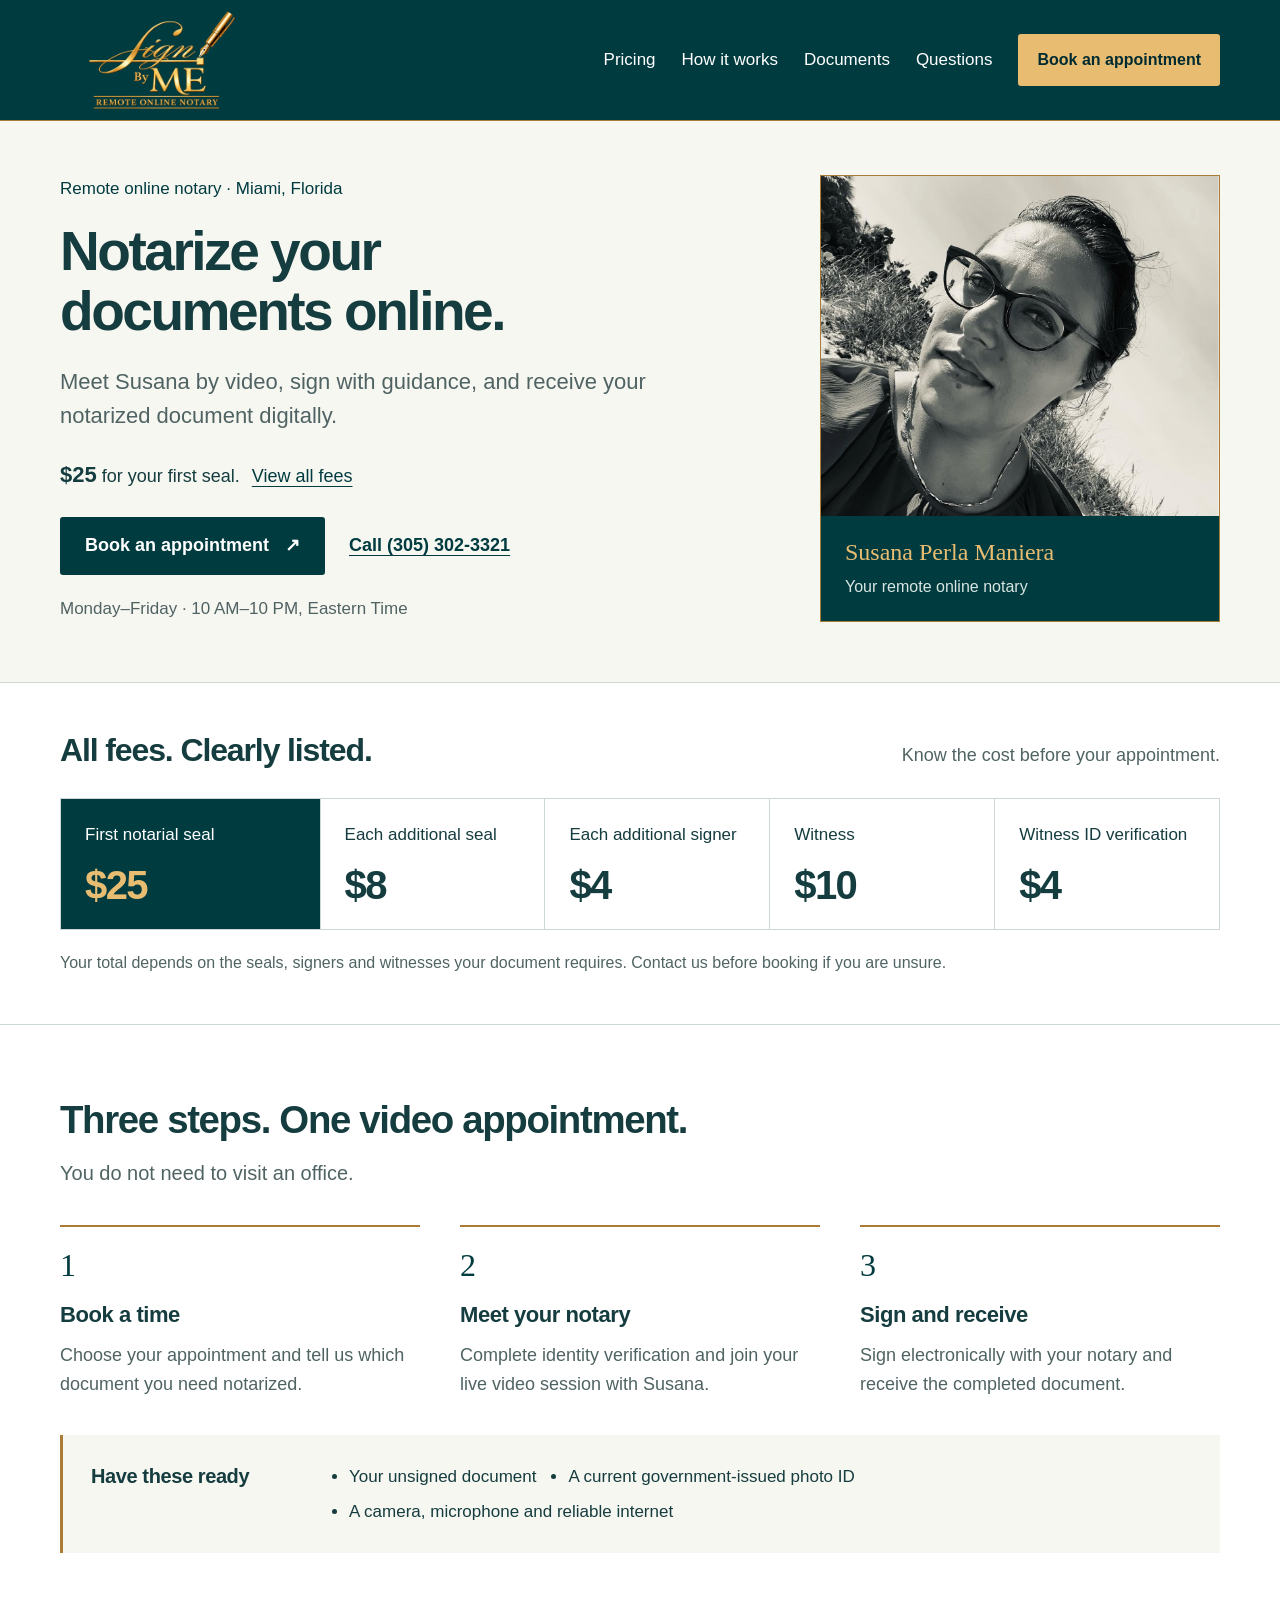
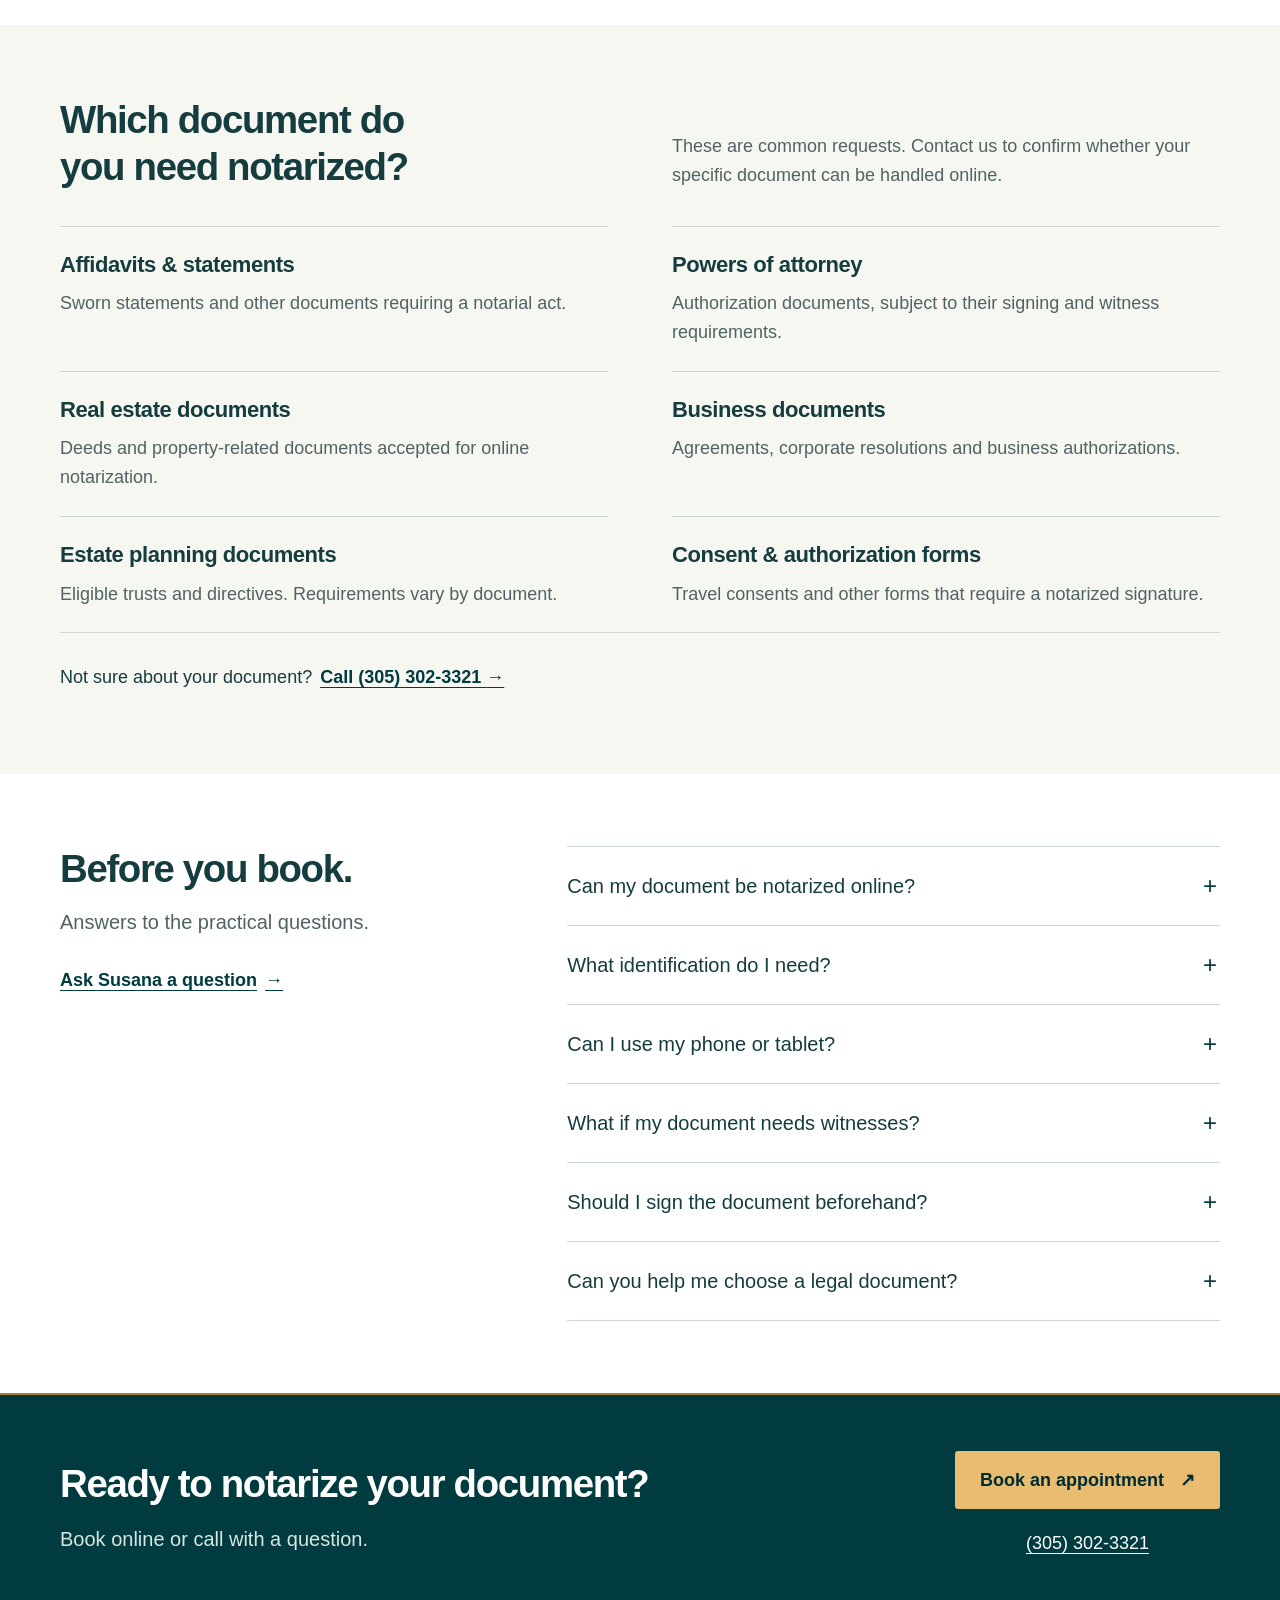
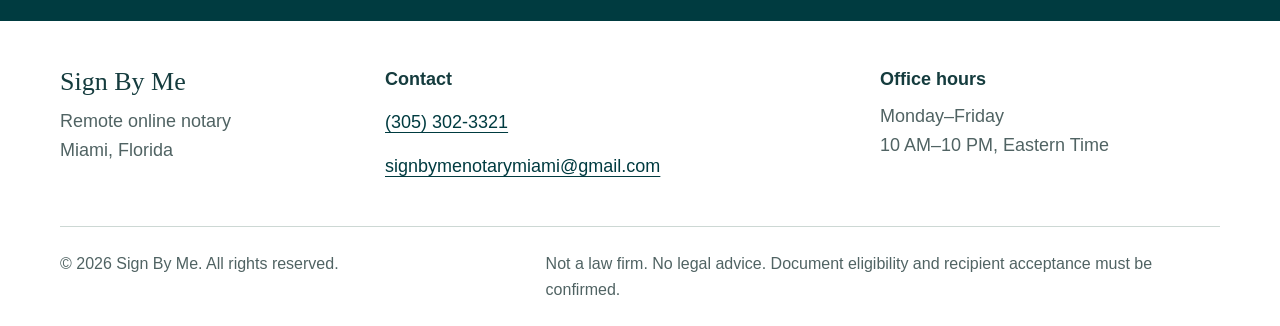
<file: index.html>
<!doctype html>
<html lang="en">
<head>
  <meta charset="utf-8">
  <meta name="viewport" content="width=device-width, initial-scale=1">
  <meta name="robots" content="noindex, nofollow">
  <meta name="theme-color" content="#003b40">
  <meta name="description" content="Meet Susana Perla Maniera, your remote online notary. View all fees and book an online appointment with Sign By Me.">
  <title>Sign By Me | Online Notarization from $25</title>
  <link rel="icon" href="data:image/svg+xml,%3Csvg xmlns='http://www.w3.org/2000/svg' viewBox='0 0 64 64'%3E%3Crect width='64' height='64' rx='3' fill='%23003b40'/%3E%3Ctext x='32' y='46' text-anchor='middle' font-family='Georgia' font-size='44' fill='%23e8bd72'%3ES%3C/text%3E%3C/svg%3E">
  <style>
    /* INDEX: página principal. Todo el CSS y JS están en este archivo.
       Las imágenes originales se conservan en assets/ para facilitar su edición. */

    /* 1. Identidad: verde petróleo, oro discreto y papel claro. */
    :root {
      color-scheme: light;
      --ink: #153c3e;
      --muted: #506363;
      --teal: #003b40;
      --teal-deep: #002b30;
      --gold: #e8bd72;
      --gold-hover: #f2d39b;
      --gold-line: #aa7c36;
      --paper: #f7f7f2;
      --white: #fff;
      --line: #cdd8d4;
      --on-dark: #d8e6e2;
      --sans: Arial, Helvetica, sans-serif;
      --serif: Georgia, "Times New Roman", serif;
      --content-width: 1160px;
    }

    /* 2. Base y componentes compartidos. */
    * { box-sizing: border-box; }
    html { scroll-padding-top: 138px; }
    body {
      margin: 0;
      font: 400 1.125rem/1.6 var(--sans);
      color: var(--ink);
      background: var(--white);
      -webkit-font-smoothing: antialiased;
    }
    h1, h2, h3, p, figure { margin: 0; }
    h1, h2, h3 { text-wrap: balance; }
    h1 {
      font-size: clamp(2.5rem, 4.3vw, 3.75rem);
      line-height: 1.08;
      font-weight: 600;
      letter-spacing: -.045em;
    }
    h2 {
      font-size: clamp(2rem, 3vw, 2.625rem);
      line-height: 1.2;
      letter-spacing: -.035em;
      font-weight: 600;
    }
    h3 { font-size: 1.375rem; line-height: 1.3; letter-spacing: -.02em; }
    a { color: var(--teal); text-underline-offset: .24em; }
    a:hover { text-decoration-thickness: 2px; }
    button, summary { font: inherit; }
    img { display: block; max-width: 100%; }
    [hidden] { display: none !important; }
    :focus-visible { outline: 3px solid var(--gold-line); outline-offset: 5px; }
    .shell { width: min(var(--content-width), calc(100% - 64px)); margin-inline: auto; }
    .section { padding-block: 72px; }
    .section--paper { background: var(--paper); }
    .section-heading { max-width: 730px; margin-bottom: 36px; }
    .section-heading p { margin-top: 14px; color: var(--muted); font-size: 1.25rem; }
    .section-label { color: var(--teal); font-size: 1.0625rem; margin-bottom: 20px; }
    .button {
      display: inline-flex;
      align-items: center;
      justify-content: center;
      gap: 16px;
      min-height: 58px;
      padding: 14px 24px;
      border: 1px solid transparent;
      border-radius: 3px;
      background: var(--teal);
      color: var(--white);
      font-size: 1.125rem;
      font-weight: 600;
      line-height: 1.4;
      text-align: center;
      text-decoration: none;
    }
    .button:hover { background: var(--teal-deep); }
    .button--gold { background: var(--gold); color: var(--teal-deep); }
    .button--gold:hover { background: var(--gold-hover); }
    .text-link { display: inline-flex; align-items: center; min-height: 48px; font-weight: 600; }
    .skip-link { position: fixed; z-index: 100; left: 12px; top: 12px; padding: 12px 20px; background: var(--white); transform: translateY(-160%); }
    .skip-link:focus { transform: none; }

    /* 3. Header. Logo PNG transparente, sin recortes ni fondo propio. */
    .site-header { position: sticky; top: 0; z-index: 20; background: var(--teal); border-bottom: 1px solid var(--gold-line); }
    .nav-wrap { display: flex; align-items: center; justify-content: space-between; gap: 28px; min-height: 120px; }
    .brand { flex: 0 0 194px; width: 194px; height: 104px; display: flex; align-items: center; }
    .brand img { width: 100%; height: 100%; object-fit: contain; }
    .primary-nav { display: flex; align-items: center; gap: 26px; }
    .primary-nav > a:not(.button) { display: inline-flex; align-items: center; min-height: 48px; color: var(--white); font-size: 1.0625rem; text-decoration: none; }
    .primary-nav > a:not(.button):hover { text-decoration: underline; text-decoration-color: var(--gold); }
    .primary-nav .button { font-size: 1rem; min-height: 50px; padding-inline: 18px; }
    .nav-toggle { display: none; min-height: 48px; padding: 8px 14px; border: 1px solid var(--gold-line); border-radius: 3px; color: var(--white); background: transparent; cursor: pointer; }
    .nav-toggle span[aria-hidden] { margin-left: 10px; }

    /* 4. Primer bloque: la persona y el servicio, inmediatamente tras el header. */
    .hero { padding-block: 54px 60px; background: var(--paper); }
    .hero-grid { display: grid; grid-template-columns: minmax(0, 1.3fr) minmax(300px, .9fr); gap: 80px; align-items: center; }
    .portrait { grid-column: 2; grid-row: 1; max-width: 400px; width: 100%; justify-self: end; border: 1px solid var(--gold-line); background: var(--teal); }
    .portrait img { width: 100%; height: 340px; object-fit: cover; object-position: center 36%; }
    .portrait figcaption { padding: 21px 24px; color: var(--white); }
    .portrait strong { display: block; font: 400 1.5rem/1.3 var(--serif); color: var(--gold); }
    .portrait span { display: block; margin-top: 6px; font-size: 1rem; color: var(--on-dark); }
    .hero-copy { grid-column: 1; grid-row: 1; }
    .hero-lead { margin-top: 24px; max-width: 590px; color: var(--muted); font-size: 1.375rem; line-height: 1.55; }
    .hero-price { margin-top: 24px; font-size: 1.125rem; }
    .hero-price strong { font-size: 1.375rem; }
    .hero-price a { margin-left: 12px; padding-block: 10px; }
    .hero-actions { display: flex; gap: 12px 24px; flex-wrap: wrap; align-items: center; margin-top: 24px; }
    .hero-hours { color: var(--muted); font-size: 1.0625rem; margin-top: 20px; }

    /* 5. Tarifas siempre visibles: no hay acordeón, pestañas ni JavaScript. */
    .pricing { padding-block: 48px; border-block: 1px solid var(--line); }
    .pricing-heading { display: flex; justify-content: space-between; align-items: baseline; gap: 20px; margin-bottom: 28px; }
    .pricing-heading h2 { font-size: 2rem; }
    .pricing-heading p { color: var(--muted); }
    .price-list { display: grid; grid-template-columns: 1.15fr repeat(4, 1fr); margin: 0; border: 1px solid var(--line); }
    .price-list > div { display: flex; flex-direction: column; justify-content: space-between; gap: 18px; padding: 24px; border-left: 1px solid var(--line); }
    .price-list > div:first-child { border-left: 0; background: var(--teal); color: var(--white); }
    .price-list dt { font-size: 1.0625rem; line-height: 1.45; }
    .price-list dd { margin: 0; font-size: 2.5rem; line-height: 1; font-weight: 600; letter-spacing: -.04em; }
    .price-list > div:first-child dd { color: var(--gold); }
    .pricing-note { color: var(--muted); margin-top: 20px; font-size: 1rem; }

    /* 6. Proceso y documentos: una idea por bloque, sin decoración superflua. */
    .steps { display: grid; grid-template-columns: repeat(3, minmax(0, 1fr)); gap: 40px; list-style: none; margin: 0; padding: 0; }
    .steps li { padding-top: 22px; border-top: 2px solid var(--gold-line); }
    .step-number { display: block; color: var(--teal); font: 400 2rem/1 var(--serif); margin-bottom: 20px; }
    .steps p { color: var(--muted); margin-top: 12px; }
    .preparation { display: grid; grid-template-columns: 210px 1fr; gap: 28px; margin-top: 36px; padding: 28px; background: var(--paper); border-left: 3px solid var(--gold-line); }
    .preparation h3 { font-size: 1.25rem; }
    .preparation ul { display: flex; flex-wrap: wrap; gap: 8px 32px; padding-left: 20px; margin: 0; }
    .preparation li { font-size: 1.0625rem; }
    .split-heading { display: grid; grid-template-columns: 1fr 1fr; gap: 64px; max-width: none; align-items: end; }
    .split-heading p { font-size: 1.125rem; margin: 0; }
    .documents { display: grid; grid-template-columns: 1fr 1fr; column-gap: 64px; }
    .documents article { border-top: 1px solid var(--line); padding-block: 24px; }
    .documents p { color: var(--muted); margin-top: 10px; }
    .document-help { padding-top: 20px; border-top: 1px solid var(--line); }
    .document-help a { display: inline-block; padding-block: 10px; margin-left: 8px; font-weight: 600; }

    /* 7. Preguntas, contacto y pie. Solo las preguntas son desplegables. */
    .faq-grid { display: grid; grid-template-columns: .8fr 1.2fr; gap: 72px; }
    .faq-grid .section-heading { margin: 0; }
    .faq-grid .text-link { gap: 8px; margin-top: 18px; }
    .faq-list { border-top: 1px solid var(--line); }
    .faq-list details { border-bottom: 1px solid var(--line); }
    summary { display: flex; justify-content: space-between; align-items: center; gap: 20px; min-height: 78px; padding-block: 20px; font-size: 1.25rem; font-weight: 500; line-height: 1.4; cursor: pointer; list-style: none; }
    summary::-webkit-details-marker { display: none; }
    summary span { flex: 0 0 20px; font-size: 1.5rem; text-align: center; color: var(--teal); }
    details[open] summary span { transform: rotate(45deg); }
    .faq-answer { padding: 0 36px 24px 0; color: var(--muted); }
    .contact { padding-block: 56px; background: var(--teal); color: var(--white); border-top: 2px solid var(--gold-line); }
    .contact-grid { display: grid; grid-template-columns: 1fr auto; gap: 64px; align-items: center; }
    .contact h2 { max-width: 630px; }
    .contact p { color: var(--on-dark); font-size: 1.25rem; margin-top: 16px; }
    .contact-actions { display: flex; flex-direction: column; align-items: center; gap: 12px; }
    .contact-actions > a:not(.button) { display: inline-flex; align-items: center; min-height: 44px; color: var(--white); }
    .site-footer { padding-top: 44px; }
    .footer-grid { display: grid; grid-template-columns: .85fr 1.35fr 1fr; gap: 36px; padding-bottom: 36px; }
    .footer-brand { font: 400 1.625rem/1.3 var(--serif); }
    .footer-grid h2 { font-size: 1.125rem; font-weight: 600; letter-spacing: 0; line-height: 1.6; margin-bottom: 8px; }
    .footer-grid p { color: var(--muted); margin-top: 8px; }
    .footer-grid a { display: block; width: fit-content; min-height: 44px; padding-block: 6px; overflow-wrap: anywhere; }
    .footer-bottom { display: grid; grid-template-columns: 1fr 1.5fr; gap: 36px; border-top: 1px solid var(--line); padding-block: 24px; color: var(--muted); font-size: 1rem; }

    /* 8. Tablet y móvil. La fotografía sigue siendo el primer bloque. */
    @media (max-width: 1040px) {
      .primary-nav { gap: 18px; }
      .primary-nav > a:not(.button) { font-size: 1rem; }
      .hero-grid { gap: 40px; grid-template-columns: minmax(0, 1.15fr) minmax(280px, .85fr); }
      .hero-lead { font-size: 1.25rem; }
      .price-list > div { padding: 20px 16px; }
      .footer-grid { grid-template-columns: 1fr 1.4fr; }
    }
    @media (max-width: 900px) {
      html { scroll-padding-top: 112px; }
      .nav-wrap { min-height: 96px; flex-wrap: wrap; gap: 0; }
      .brand { flex-basis: 148px; width: 148px; height: 84px; }
      .nav-toggle:not([hidden]) { display: inline-flex; align-items: center; }
      .primary-nav { flex-basis: 100%; display: grid; gap: 6px; padding-bottom: 24px; max-height: calc(100dvh - 96px); overflow-y: auto; }
      .nav-toggle:not([hidden])[aria-expanded="false"] + .primary-nav { display: none; }
      .primary-nav > a:not(.button) { font-size: 1.125rem; }
      .primary-nav .button { width: fit-content; margin-top: 8px; font-size: 1.125rem; }
      .hero { padding-block: 36px 44px; }
      .hero-grid { gap: 32px; grid-template-columns: minmax(0, 1fr) minmax(260px, .85fr); }
      .portrait img { height: 310px; }
      .portrait figcaption { padding: 20px; }
      .portrait strong { font-size: 1.375rem; }
      .hero-price a { display: block; margin-left: 0; width: fit-content; }
      .price-list { grid-template-columns: 1.05fr 1fr 1fr; }
      .price-list > div:first-child { grid-row: span 2; justify-content: center; }
      .price-list > div:nth-child(n+4) { border-top: 1px solid var(--line); }
      .price-list > div { gap: 12px; padding: 20px; }
      .price-list dd { font-size: 2rem; }
      .price-list > div:first-child dd { font-size: 3rem; }
      .pricing-heading { display: block; }
      .pricing-heading p { margin-top: 12px; }
      .steps { gap: 28px; }
      .preparation { grid-template-columns: 1fr; gap: 16px; }
      .split-heading { gap: 36px; }
      .documents { column-gap: 36px; }
      .faq-grid { grid-template-columns: 1fr; gap: 28px; }
      .contact-grid { grid-template-columns: 1fr; gap: 28px; }
      .contact-actions { flex-direction: row; flex-wrap: wrap; gap: 24px; }
    }
    @media (max-width: 680px) {
      .shell { width: calc(100% - 40px); }
      h1 { font-size: clamp(2.375rem, 7.5vw, 3rem); line-height: 1.12; }
      h2 { font-size: 2rem; }
      .section { padding-block: 48px; }
      .hero { padding-block: 24px 36px; }
      .hero-grid { display: flex; flex-direction: column; gap: 28px; align-items: stretch; }
      .portrait { display: grid; grid-template-columns: 112px 1fr; max-width: none; }
      .portrait img { height: 148px; }
      .portrait figcaption { align-self: center; padding: 16px; }
      .portrait strong { font-size: 1.375rem; }
      .portrait span { line-height: 1.45; }
      .section-label { font-size: 1rem; margin-bottom: 16px; }
      .hero-lead { margin-top: 20px; font-size: 1.1875rem; }
      .hero-price { margin-top: 20px; }
      .hero-price a { display: inline-block; margin-left: 10px; }
      .hero-actions { flex-direction: column; align-items: stretch; gap: 8px; margin-top: 20px; }
      .hero-actions .text-link { justify-content: center; }
      .hero-hours { text-align: center; font-size: 1rem; margin-top: 12px; }
      .pricing { padding-block: 36px; }
      .price-list { display: block; }
      .price-list > div { display: flex; flex-direction: row; align-items: center; justify-content: space-between; gap: 20px; padding: 18px 20px; border-left: 0; border-top: 1px solid var(--line); }
      .price-list > div:first-child { border-top: 0; justify-content: space-between; }
      .price-list dt { font-size: 1.125rem; }
      .price-list dd, .price-list > div:first-child dd { font-size: 1.875rem; flex-shrink: 0; }
      .section-heading { margin-bottom: 28px; }
      .section-heading p { font-size: 1.125rem; }
      .steps { grid-template-columns: 1fr; gap: 24px; }
      .steps li { display: grid; grid-template-columns: 32px 1fr; column-gap: 14px; padding-top: 20px; }
      .step-number { grid-row: span 2; font-size: 1.75rem; margin: 0; }
      .steps p { grid-column: 2; margin-top: 8px; }
      .preparation { padding: 24px; margin-top: 28px; }
      .preparation ul { display: grid; gap: 10px; }
      .split-heading { grid-template-columns: 1fr; gap: 14px; }
      .documents { grid-template-columns: 1fr; }
      .document-help a { display: block; margin-left: 0; }
      summary { font-size: 1.1875rem; }
      .faq-answer { padding-right: 20px; }
      .contact { padding-block: 40px; }
      .contact p { font-size: 1.125rem; }
      .contact-actions { flex-direction: column; align-items: stretch; gap: 8px; }
      .contact-actions > a:not(.button) { justify-content: center; }
      .footer-grid, .footer-bottom { grid-template-columns: 1fr; gap: 24px; }
      .footer-bottom { gap: 12px; }
    }
    @media (max-width: 359px) {
      .shell { width: calc(100% - 32px); }
      .nav-toggle { padding-inline: 10px; font-size: 1rem; }
      .portrait { grid-template-columns: 96px 1fr; }
      .portrait figcaption { padding: 12px; }
      .portrait strong { font-size: 1.25rem; }
      .hero-price a { display: block; margin-left: 0; }
    }
  </style>
</head>
<body>
  <a class="skip-link" href="#main">Skip to content</a>
  <header class="site-header">
    <div class="shell nav-wrap">
      <a class="brand" href="#top" aria-label="Sign By Me home">
        <img src="assets/logo-transparent.png" alt="Sign By Me — Remote Online Notary" width="1586" height="992" fetchpriority="high">
      </a>
      <button class="nav-toggle" type="button" aria-expanded="false" aria-controls="primary-nav" hidden>
        <span data-menu-label>Menu</span><span aria-hidden="true">☰</span>
      </button>
      <nav class="primary-nav" id="primary-nav" aria-label="Main navigation">
        <a href="#pricing">Pricing</a>
        <a href="#how-it-works">How it works</a>
        <a href="#services">Documents</a>
        <a href="#faq">Questions</a>
        <a class="button button--gold" href="https://calendly.com/signbymenotarymiami" target="_blank" rel="noopener">Book an appointment</a>
      </nav>
    </div>
  </header>

  <main id="main">
    <!-- La foto va primero en el HTML y en móvil; en escritorio, junto al titular. -->
    <section class="hero" id="top" aria-labelledby="hero-title">
      <div class="shell hero-grid">
        <figure class="portrait">
          <img src="assets/susana-profile.jpg" alt="Susana Perla Maniera, your online notary" width="1179" height="1183" fetchpriority="high">
          <figcaption><strong>Susana Perla Maniera</strong><span>Your remote online notary</span></figcaption>
        </figure>
        <div class="hero-copy">
          <p class="section-label">Remote online notary · Miami, Florida</p>
          <h1 id="hero-title">Notarize your documents online.</h1>
          <p class="hero-lead">Meet Susana by video, sign with guidance, and receive your notarized document digitally.</p>
          <p class="hero-price"><strong>$25</strong> for your first seal.<a href="#pricing">View all fees</a></p>
          <div class="hero-actions">
            <a class="button" href="https://calendly.com/signbymenotarymiami" target="_blank" rel="noopener">Book an appointment <span aria-hidden="true">↗</span></a>
            <a class="text-link" href="tel:+13053023321">Call (305) 302-3321</a>
          </div>
          <p class="hero-hours">Monday–Friday · 10 AM–10 PM, Eastern Time</p>
        </div>
      </div>
    </section>

    <section class="pricing" id="pricing" aria-labelledby="pricing-title">
      <div class="shell">
        <div class="pricing-heading"><h2 id="pricing-title">All fees. Clearly listed.</h2><p>Know the cost before your appointment.</p></div>
        <dl class="price-list">
          <div><dt>First notarial seal</dt><dd>$25</dd></div>
          <div><dt>Each additional seal</dt><dd>$8</dd></div>
          <div><dt>Each additional signer</dt><dd>$4</dd></div>
          <div><dt>Witness</dt><dd>$10</dd></div>
          <div><dt>Witness ID verification</dt><dd>$4</dd></div>
        </dl>
        <p class="pricing-note">Your total depends on the seals, signers and witnesses your document requires. Contact us before booking if you are unsure.</p>
      </div>
    </section>

    <section class="section" id="how-it-works" aria-labelledby="process-title">
      <div class="shell">
        <div class="section-heading"><h2 id="process-title">Three steps. One video appointment.</h2><p>You do not need to visit an office.</p></div>
        <ol class="steps" role="list">
          <li><span class="step-number" aria-hidden="true">1</span><h3>Book a time</h3><p>Choose your appointment and tell us which document you need notarized.</p></li>
          <li><span class="step-number" aria-hidden="true">2</span><h3>Meet your notary</h3><p>Complete identity verification and join your live video session with Susana.</p></li>
          <li><span class="step-number" aria-hidden="true">3</span><h3>Sign and receive</h3><p>Sign electronically with your notary and receive the completed document.</p></li>
        </ol>
        <div class="preparation"><h3>Have these ready</h3><ul><li>Your unsigned document</li><li>A current government-issued photo ID</li><li>A camera, microphone and reliable internet</li></ul></div>
      </div>
    </section>

    <section class="section section--paper" id="services" aria-labelledby="services-title">
      <div class="shell">
        <div class="section-heading split-heading"><h2 id="services-title">Which document do you need notarized?</h2><p>These are common requests. Contact us to confirm whether your specific document can be handled online.</p></div>
        <div class="documents">
          <article><h3>Affidavits &amp; statements</h3><p>Sworn statements and other documents requiring a notarial act.</p></article>
          <article><h3>Powers of attorney</h3><p>Authorization documents, subject to their signing and witness requirements.</p></article>
          <article><h3>Real estate documents</h3><p>Deeds and property-related documents accepted for online notarization.</p></article>
          <article><h3>Business documents</h3><p>Agreements, corporate resolutions and business authorizations.</p></article>
          <article><h3>Estate planning documents</h3><p>Eligible trusts and directives. Requirements vary by document.</p></article>
          <article><h3>Consent &amp; authorization forms</h3><p>Travel consents and other forms that require a notarized signature.</p></article>
        </div>
        <p class="document-help">Not sure about your document?<a href="tel:+13053023321">Call (305) 302-3321 <span aria-hidden="true">→</span></a></p>
      </div>
    </section>

    <section class="section" id="faq" aria-labelledby="faq-title">
      <div class="shell faq-grid">
        <div class="section-heading"><h2 id="faq-title">Before you book.</h2><p>Answers to the practical questions.</p><a class="text-link" href="mailto:signbymenotarymiami@gmail.com">Ask Susana a question <span aria-hidden="true">→</span></a></div>
        <div class="faq-list">
          <details name="faq"><summary>Can my document be notarized online?<span aria-hidden="true">+</span></summary><div class="faq-answer"><p>That depends on the document, its signing requirements and who will receive it. Check that the recipient accepts online notarization, then contact us to confirm the requirements before booking.</p></div></details>
          <details name="faq"><summary>What identification do I need?<span aria-hidden="true">+</span></summary><div class="faq-answer"><p>Have a current government-issued photo ID ready. The online platform also requires identity verification. Contact us before booking if you have questions about your ID or eligibility.</p></div></details>
          <details name="faq"><summary>Can I use my phone or tablet?<span aria-hidden="true">+</span></summary><div class="faq-answer"><p>You need a device with a working camera and microphone, a reliable internet connection and a compatible browser. Confirm your device meets the session platform's requirements before the appointment.</p></div></details>
          <details name="faq"><summary>What if my document needs witnesses?<span aria-hidden="true">+</span></summary><div class="faq-answer"><p>Tell us before booking so the witness requirements and any additional fees can be confirmed. Witness service is $10, and witness ID verification is $4.</p></div></details>
          <details name="faq"><summary>Should I sign the document beforehand?<span aria-hidden="true">+</span></summary><div class="faq-answer"><p>Have your document ready and unsigned. Susana will guide you through the required signing steps during your video appointment.</p></div></details>
          <details name="faq"><summary>Can you help me choose a legal document?<span aria-hidden="true">+</span></summary><div class="faq-answer"><p>No. Sign By Me does not provide legal advice, prepare legal documents or choose a notarial act for you. Ask an attorney or the document's recipient if you need help deciding what is required.</p></div></details>
        </div>
      </div>
    </section>

    <section class="contact" aria-labelledby="contact-title">
      <div class="shell contact-grid">
        <div><h2 id="contact-title">Ready to notarize your document?</h2><p>Book online or call with a question.</p></div>
        <div class="contact-actions"><a class="button button--gold" href="https://calendly.com/signbymenotarymiami" target="_blank" rel="noopener">Book an appointment <span aria-hidden="true">↗</span></a><a href="tel:+13053023321">(305) 302-3321</a></div>
      </div>
    </section>
  </main>

  <footer class="site-footer">
    <div class="shell footer-grid">
      <div><span class="footer-brand">Sign By Me</span><p>Remote online notary<br>Miami, Florida</p></div>
      <div><h2>Contact</h2><a href="tel:+13053023321">(305) 302-3321</a><a href="mailto:signbymenotarymiami@gmail.com">signbymenotarymiami@gmail.com</a></div>
      <div><h2>Office hours</h2><p>Monday–Friday<br>10 AM–10 PM, Eastern Time</p></div>
    </div>
    <div class="shell footer-bottom"><p>© <span data-year>2026</span> Sign By Me. All rights reserved.</p><p>Not a law firm. No legal advice. Document eligibility and recipient acceptance must be confirmed.</p></div>
  </footer>

  <script>
    // Único comportamiento: menú móvil y año. No hay selector de temas.
    const navToggle = document.querySelector('.nav-toggle');
    const nav = document.getElementById('primary-nav');
    const menuLabel = document.querySelector('[data-menu-label]');

    function setMenu(open, restoreFocus = false) {
      navToggle.setAttribute('aria-expanded', String(open));
      menuLabel.textContent = open ? 'Close' : 'Menu';
      if (restoreFocus) navToggle.focus();
    }

    navToggle.hidden = false;
    navToggle.addEventListener('click', () => setMenu(navToggle.getAttribute('aria-expanded') !== 'true'));
    nav.addEventListener('click', event => { if (event.target.closest('a')) setMenu(false); });
    document.addEventListener('click', event => { if (!event.target.closest('.site-header')) setMenu(false); });
    document.addEventListener('keydown', event => {
      if (event.key === 'Escape' && navToggle.getAttribute('aria-expanded') === 'true') setMenu(false, true);
    });
    window.matchMedia('(max-width: 900px)').addEventListener('change', () => setMenu(false));
    document.querySelector('[data-year]').textContent = new Date().getFullYear();
  </script>
</body>
</html>
</file>
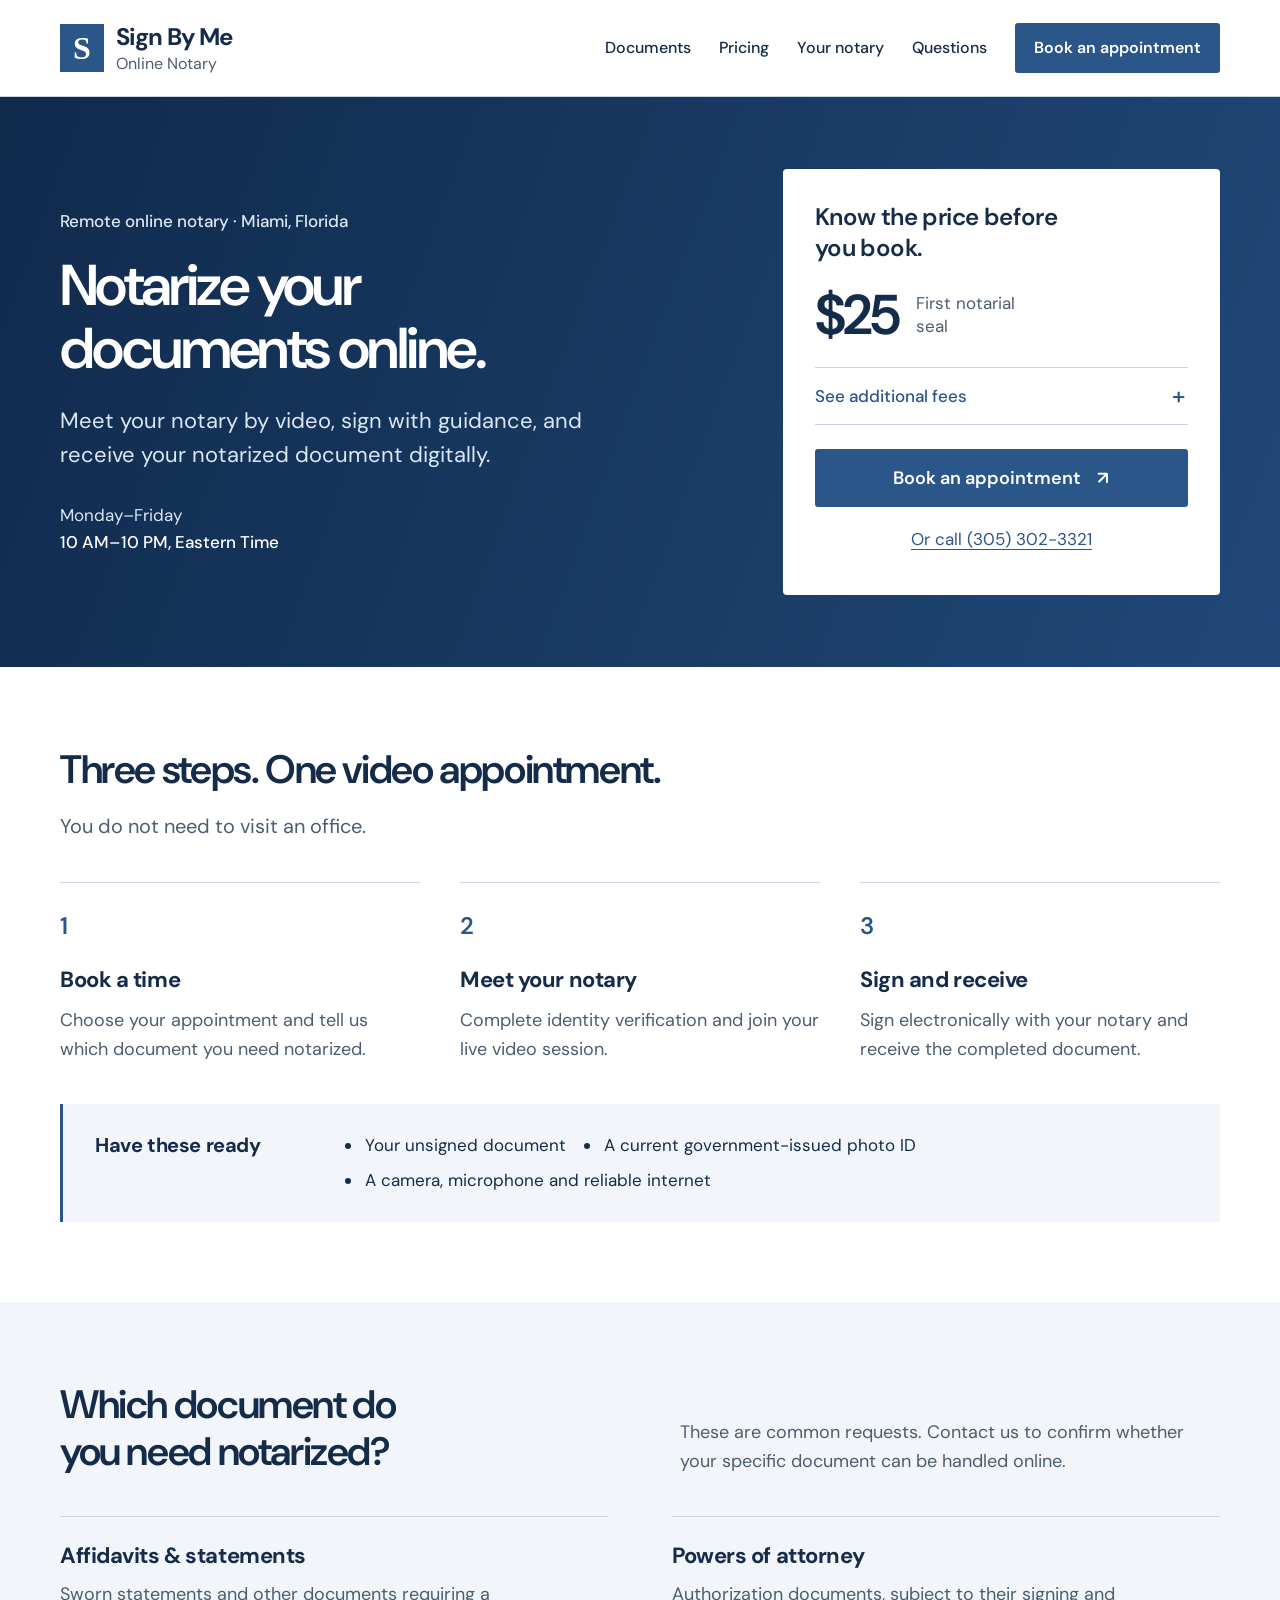
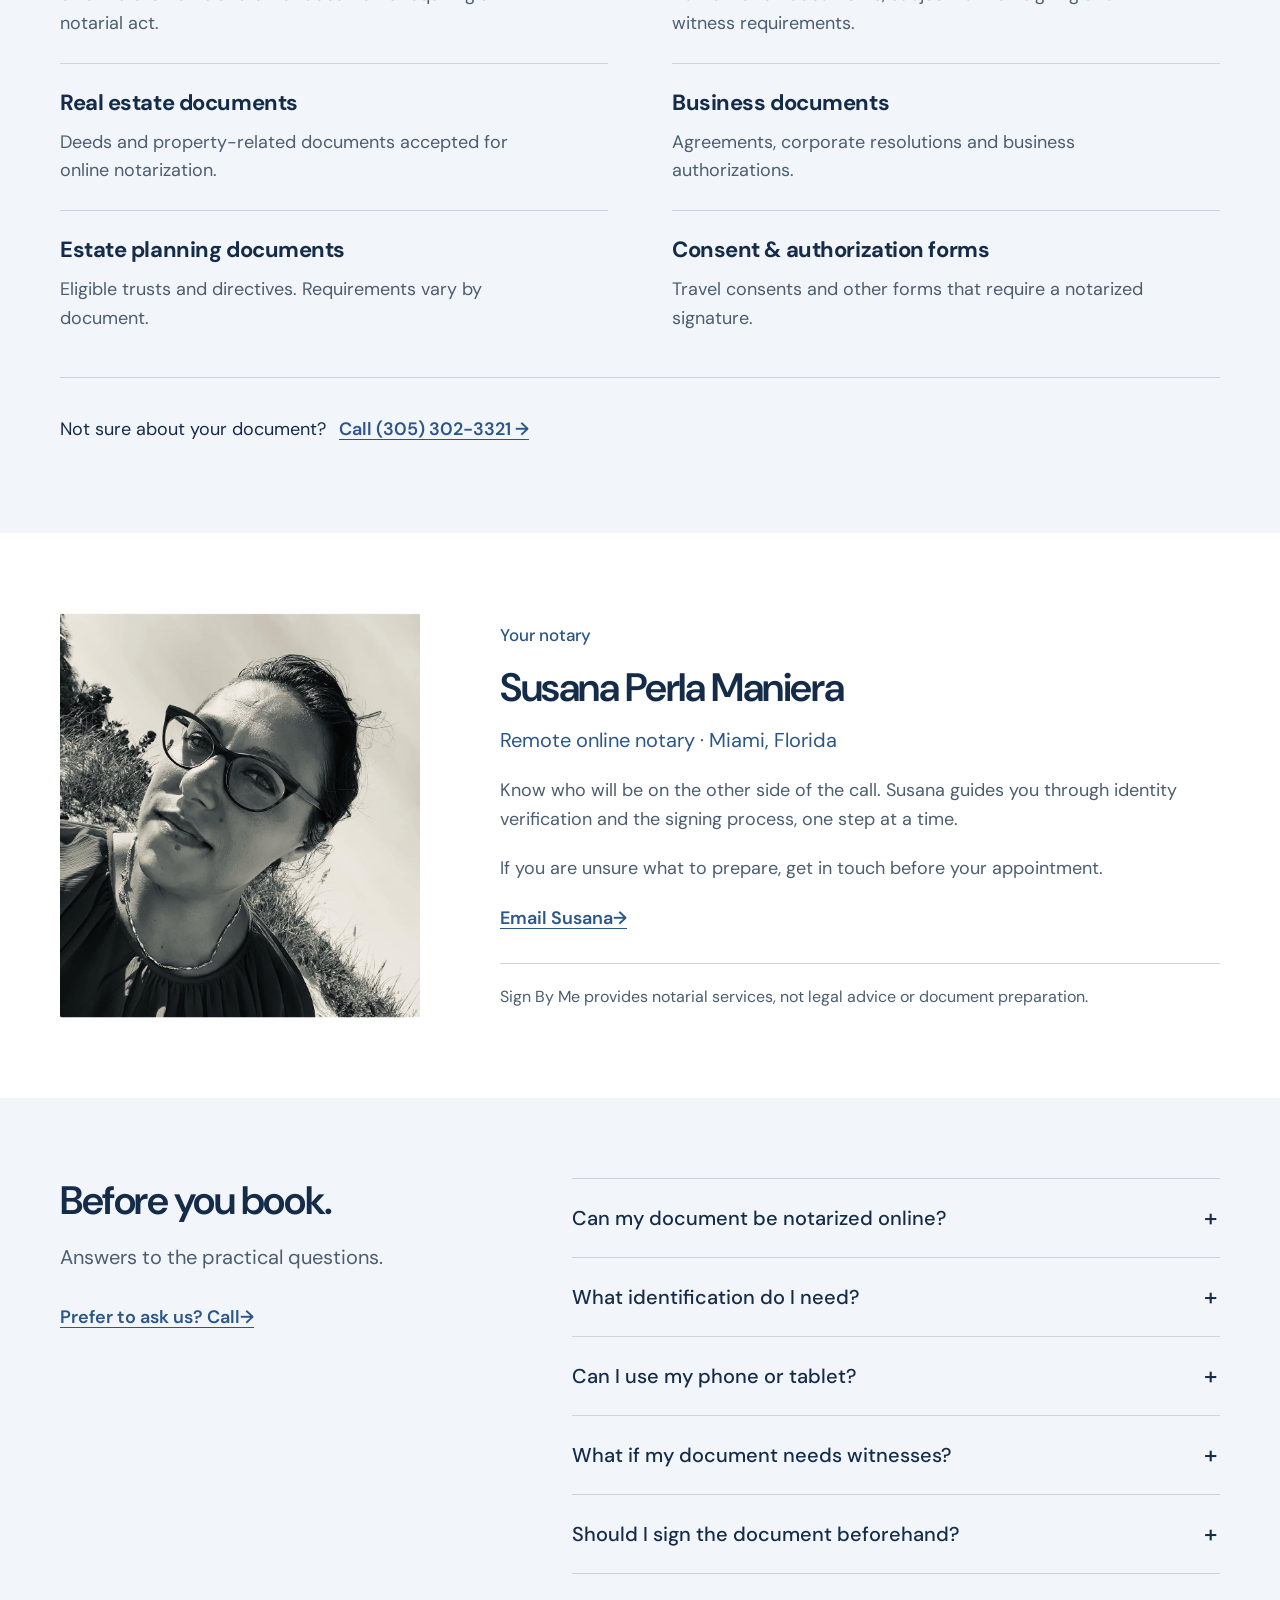
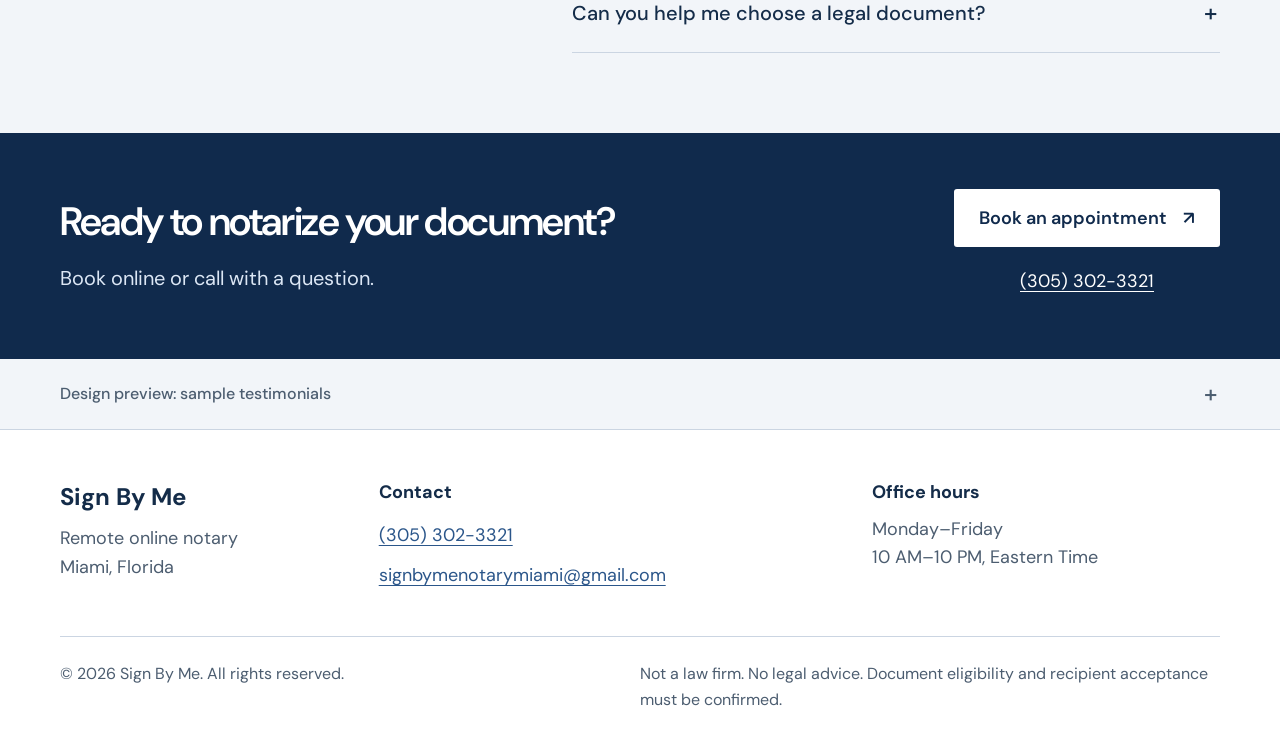
<file: index01.html>
<!doctype html>
<html lang="en">
  <head>
    <meta charset="utf-8">
    <meta name="viewport" content="width=device-width, initial-scale=1">
    <meta name="robots" content="noindex, nofollow">
    <meta name="theme-color" content="#102a4c">
    <meta name="description" content="Notarize your documents online with Sign By Me. The first notarial seal is $25. Book a video appointment with Susana Perla Maniera.">
    <title>Sign By Me | Online Notarization from $25</title>
    <link rel="icon" href="assets/favicon.svg?v=clean" type="image/svg+xml">
    <link rel="preconnect" href="https://fonts.googleapis.com">
    <link rel="preconnect" href="https://fonts.gstatic.com" crossorigin>
    <link href="https://fonts.googleapis.com/css2?family=DM+Sans:wght@400;500;600;700&amp;display=swap" rel="stylesheet">
    <style>
/* 1. Colores y medidas globales. La web tiene una única paleta. */
:root {
  color-scheme: light;
  --sans: "DM Sans", Arial, sans-serif;
  --white: #fff;
  --shell: 1160px;
  --ink: #142c49;
  --muted: #4c5d70;
  --brand: #2b568a;
  --brand-hover: #21446e;
  --navy: #102a4c;
  --hero-end: #214878;
  --on-dark: #dce7f5;
  --tint: #f2f5f9;
  --line: #cbd5e2;
  --focus: #f4b942;
}

/* 2. Base, tipografía y accesibilidad. */
* {
  box-sizing: border-box;
}
html {
  scroll-padding-top: 110px;
}
body {
  margin: 0;
  background: var(--white);
  color: var(--ink);
  font: 400 1.125rem/1.6 var(--sans);
  -webkit-font-smoothing: antialiased;
}
a {
  color: var(--brand);
  text-underline-offset: .22em;
  text-decoration-thickness: 1px;
}
a:hover {
  text-decoration-thickness: 2px;
}
button, summary {
  font: inherit;
}
button {
  cursor: pointer;
}
img {
  display: block;
  max-width: 100%;
}
h1, h2, h3, p, figure {
  margin: 0;
}
h1, h2, h3 {
  text-wrap: balance;
}
h1 {
  font-size: clamp(2.5rem, 4.5vw, 3.75rem);
  line-height: 1.08;
  letter-spacing: -.045em;
  font-weight: 600;
}
h2 {
  font-size: clamp(2rem, 3.1vw, 2.625rem);
  line-height: 1.18;
  letter-spacing: -.035em;
  font-weight: 600;
}
h3 {
  font-size: 1.375rem;
  line-height: 1.3;
  letter-spacing: -.02em;
  font-weight: 700;
}
:focus-visible {
  outline: 3px solid var(--focus);
  outline-offset: 4px;
}
[hidden] {
  display: none !important;
}
.shell {
  width: min(var(--shell), calc(100% - 80px));
  margin-inline: auto;
}
.skip-link {
  position: fixed;
  top: 8px;
  left: 8px;
  z-index: 100;
  background: var(--white);
  padding: 12px 20px;
  transform: translateY(-160%);
}
.skip-link:focus {
  transform: translateY(0);
}

/* 3. Cabecera, navegación y botones compartidos. */
.site-header {
  position: sticky;
  top: 0;
  z-index: 20;
  background: var(--white);
  border-bottom: 1px solid var(--line);
}
.nav-wrap {
  min-height: 96px;
  display: flex;
  align-items: center;
  justify-content: space-between;
  gap: 32px;
}
.brand {
  display: flex;
  align-items: center;
  gap: 12px;
  color: var(--ink);
  text-decoration: none;
  flex-shrink: 0;
}
.brand__mark {
  display: grid;
  place-items: center;
  width: 44px;
  height: 48px;
  color: var(--white);
  background: var(--brand);
  font: 600 2rem/1 Georgia, serif;
}
.brand__name {
  font-size: 1.5rem;
  font-weight: 700;
  letter-spacing: -.04em;
  line-height: 1.2;
}
.brand__name > span {
  display: block;
  color: var(--muted);
  font-size: 1rem;
  font-weight: 400;
  letter-spacing: 0;
  margin-top: 3px;
}
.primary-nav {
  display: flex;
  align-items: center;
  gap: 28px;
}
.primary-nav > a:not(.button) {
  display: inline-flex;
  align-items: center;
  min-height: 48px;
  color: var(--ink);
  font-size: 1rem;
  font-weight: 500;
  text-decoration: none;
}
.primary-nav > a:not(.button):hover {
  color: var(--brand);
  text-decoration: underline;
}
.nav-toggle {
  display: none;
  align-items: center;
  justify-content: center;
  gap: 10px;
  min-height: 48px;
  padding: 8px 12px;
  border: 1px solid var(--line);
  border-radius: 3px;
  background: var(--white);
  color: var(--ink);
  font-size: 1rem;
}
.menu-icon {
  display: block;
  width: 18px;
  height: 12px;
  border-block: 2px solid currentColor;
}
.nav-toggle[aria-expanded="true"] .menu-icon {
  height: 0;
  border-bottom: 0;
}
.button {
  min-height: 58px;
  display: inline-flex;
  align-items: center;
  justify-content: center;
  gap: 16px;
  padding: 14px 24px;
  background: var(--brand);
  color: var(--white);
  border: 1px solid transparent;
  border-radius: 3px;
  text-decoration: none;
  font-size: 1.125rem;
  font-weight: 600;
  line-height: 1.4;
  text-align: center;
}
.button:hover {
  background: var(--brand-hover);
  text-decoration: none;
}
.button--compact {
  min-height: 50px;
  padding: 12px 18px;
  font-size: 1rem;
}
.button--full {
  width: 100%;
}
.button--light {
  background: var(--white);
  color: var(--navy);
}
.button--light:hover {
  background: var(--on-dark);
}
.text-link {
  display: inline-flex;
  align-items: center;
  min-height: 48px;
  font-weight: 600;
}

/* 4. Portada, precio y reserva. */
.hero {
  padding-block: 72px;
  background: linear-gradient(110deg, var(--navy), var(--hero-end));
  color: var(--white);
}
.hero__grid {
  display: grid;
  grid-template-columns: minmax(0, 1.25fr) minmax(340px, .85fr);
  gap: 80px;
  align-items: center;
}
.section-label {
  font-size: 1.0625rem;
  font-weight: 500;
  margin-bottom: 20px;
  color: var(--brand);
}
.hero .section-label {
  color: var(--on-dark);
}
.hero h1 {
  max-width: 600px;
}
.hero__lead {
  max-width: 570px;
  font-size: 1.375rem;
  line-height: 1.55;
  color: var(--on-dark);
  margin-top: 24px;
}
.hero__hours {
  margin-top: 30px;
  font-size: 1.0625rem;
  color: var(--on-dark);
}
.hero__hours strong {
  font-weight: 500;
  color: var(--white);
}
.booking-card {
  background: var(--white);
  color: var(--ink);
  padding: 32px;
  border-radius: 4px;
}
.booking-card h2 {
  font-size: 1.5rem;
  line-height: 1.3;
  letter-spacing: -.025em;
  text-wrap: initial;
  max-width: 270px;
}
.price {
  display: flex;
  align-items: center;
  gap: 18px;
  margin-block: 24px;
}
.price strong {
  font-size: 3.5rem;
  line-height: 1;
  letter-spacing: -.05em;
  font-weight: 600;
}
.price span {
  font-size: 1.0625rem;
  line-height: 1.35;
  max-width: 110px;
  color: var(--muted);
}
summary {
  display: flex;
  align-items: center;
  justify-content: space-between;
  gap: 18px;
  cursor: pointer;
  list-style: none;
  font-weight: 500;
}
summary::-webkit-details-marker {
  display: none;
}
summary > span[aria-hidden] {
  flex: 0 0 20px;
  text-align: center;
  font-size: 1.5rem;
  line-height: 1;
}
details[open] > summary > span[aria-hidden] {
  transform: rotate(45deg);
}
.fees {
  border-block: 1px solid var(--line);
  margin-bottom: 24px;
}
.fees summary {
  min-height: 56px;
  color: var(--brand);
  font-size: 1.0625rem;
}
.fees dl {
  margin: 0 0 16px;
  font-size: 1.0625rem;
}
.fees dl > div {
  display: flex;
  justify-content: space-between;
  align-items: baseline;
  gap: 16px;
  padding-block: 8px;
}
.fees dd {
  margin: 0;
  font-weight: 700;
}
.fees p {
  color: var(--muted);
  font-size: 1rem;
  margin-bottom: 20px;
}
.booking-card__call {
  display: flex;
  align-items: center;
  justify-content: center;
  min-height: 48px;
  margin-top: 8px;
  font-size: 1.0625rem;
  text-align: center;
}

/* 5. Secciones: proceso, documentos, notaria, preguntas y contacto. */
.section {
  padding-block: 80px;
}
.section--tinted {
  background: var(--tint);
}
.section-heading {
  max-width: 730px;
  margin-bottom: 40px;
}
.section-heading > p {
  color: var(--muted);
  margin-top: 16px;
  font-size: 1.25rem;
}
.section-heading--split {
  display: grid;
  grid-template-columns: 1fr 1fr;
  align-items: end;
  gap: 80px;
  max-width: none;
}
.section-heading--split > p {
  margin-top: 0;
  font-size: 1.125rem;
}
.steps {
  display: grid;
  grid-template-columns: repeat(3, minmax(0, 1fr));
  gap: 40px;
  margin: 0;
  padding: 0;
  list-style: none;
}
.steps li {
  border-top: 1px solid var(--line);
  padding-top: 24px;
}
.step-number {
  display: block;
  margin-bottom: 20px;
  color: var(--brand);
  font-size: 1.5rem;
  font-weight: 600;
}
.steps h3 {
  margin-bottom: 12px;
}
.steps p {
  color: var(--muted);
}
.preparation {
  display: grid;
  grid-template-columns: 220px 1fr;
  gap: 28px;
  margin-top: 40px;
  padding: 28px 32px;
  background: var(--tint);
  border-left: 3px solid var(--brand);
}
.preparation h3 {
  font-size: 1.25rem;
}
.preparation ul {
  display: flex;
  flex-wrap: wrap;
  column-gap: 36px;
  row-gap: 8px;
  margin: 0;
  padding-left: 20px;
}
.preparation li {
  padding-left: 2px;
  font-size: 1.0625rem;
}
.documents {
  display: grid;
  grid-template-columns: 1fr 1fr;
  gap: 0 64px;
}
.documents article {
  border-top: 1px solid var(--line);
  padding-block: 25px;
}
.documents p {
  color: var(--muted);
  margin-top: 10px;
  max-width: 490px;
}
.section-followup {
  margin-top: 20px;
  padding-top: 28px;
  border-top: 1px solid var(--line);
}
.section-followup a {
  display: inline-block;
  padding-block: 9px;
  font-weight: 600;
  margin-left: 8px;
}
.about-grid {
  display: grid;
  grid-template-columns: minmax(240px, 360px) minmax(0, 1fr);
  gap: 80px;
  align-items: center;
}
.notary-photo {
  overflow: hidden;
  background: var(--tint);
  border-radius: 3px;
}
.notary-photo img {
  width: 100%;
  height: auto;
  aspect-ratio: 4 / 4.5;
  object-fit: cover;
  object-position: center 38%;
}
.about-copy .section-label {
  margin-bottom: 16px;
}
.about-role {
  color: var(--brand);
  font-size: 1.25rem;
  margin-top: 12px;
}
.about-copy > p:not(.section-label, .about-role) {
  margin-top: 20px;
  color: var(--muted);
}
.about-copy .text-link {
  margin-top: 12px;
}
.about-copy .legal-note {
  padding-top: 20px;
  border-top: 1px solid var(--line);
  font-size: 1rem;
}
.faq-grid {
  display: grid;
  grid-template-columns: .8fr 1.2fr;
  gap: 80px;
}
.faq-grid .section-heading {
  margin: 0;
}
.faq-grid .text-link {
  margin-top: 20px;
}
.faq-list {
  border-top: 1px solid var(--line);
}
.faq-list > details {
  border-bottom: 1px solid var(--line);
}
.faq-list summary {
  min-height: 78px;
  padding-block: 20px;
  font-size: 1.25rem;
  line-height: 1.45;
}
.faq-answer {
  padding: 0 38px 24px 0;
  color: var(--muted);
}
.contact-section {
  padding-block: 56px;
  background: var(--navy);
  color: var(--white);
}
.contact-grid {
  display: grid;
  grid-template-columns: 1fr auto;
  align-items: center;
  gap: 64px;
}
.contact-grid h2 {
  max-width: 630px;
}
.contact-grid p {
  color: var(--on-dark);
  margin-top: 16px;
  font-size: 1.25rem;
}
.contact-actions {
  display: flex;
  flex-direction: column;
  gap: 12px;
  align-items: center;
}
.contact-actions > a:not(.button) {
  display: flex;
  align-items: center;
  min-height: 44px;
  color: var(--white);
}

/* 6. Muestras ficticias, separadas de la información real del servicio. */
.demo-section {
  background: var(--tint);
  border-bottom: 1px solid var(--line);
}
.demo-stories > summary {
  padding-block: 22px;
  font-size: 1rem;
  color: var(--muted);
}
.demo-disclaimer {
  padding: 20px;
  background: var(--white);
  border-left: 3px solid var(--brand);
  font-size: 1.0625rem;
}
.stories {
  display: grid;
  grid-template-columns: repeat(3, minmax(0, 1fr));
  gap: 32px;
  padding-block: 32px;
}
.stories blockquote {
  margin: 0 0 24px;
}
.stories figcaption {
  display: flex;
  align-items: center;
  gap: 12px;
  font-size: 1rem;
  color: var(--muted);
}
.stories img {
  border-radius: 50%;
  object-fit: cover;
  width: 56px;
  height: 56px;
}
/* 7. Pie de página. */
.site-footer {
  padding-top: 48px;
}
.footer-grid {
  display: grid;
  grid-template-columns: .8fr 1.3fr 1fr;
  gap: 40px;
  padding-bottom: 40px;
}
.footer-brand {
  color: var(--ink);
  font-size: 1.5rem;
  font-weight: 700;
  text-decoration: none;
}
.footer-grid h2 {
  font-size: 1.125rem;
  letter-spacing: 0;
  line-height: 1.6;
  margin-bottom: 8px;
  font-weight: 700;
}
.footer-grid p {
  color: var(--muted);
  margin-top: 8px;
}
.footer-grid > div > a:not(.footer-brand) {
  display: block;
  width: fit-content;
  padding-block: 6px;
}
.email-link {
  overflow-wrap: anywhere;
}
.footer-bottom {
  display: flex;
  justify-content: space-between;
  gap: 32px;
  border-top: 1px solid var(--line);
  padding-block: 24px;
  color: var(--muted);
  font-size: 1rem;
}
.footer-bottom p:last-child {
  max-width: 580px;
}

/* 8. Adaptación de la misma página a pantallas menores; no son versiones. */
@media (max-width: 1120px) {
  .shell {
    width: calc(100% - 64px);
  }
  .primary-nav {
    gap: 18px;
  }
  .brand__mark {
    display: none;
  }
  .hero__grid {
    gap: 40px;
    grid-template-columns: minmax(0, 1fr) minmax(320px, .9fr);
  }
  .hero {
    padding-block: 56px;
  }
  .section-heading--split, .about-grid, .faq-grid {
    gap: 48px;
  }
  .steps {
    gap: 28px;
  }
  .booking-card {
    padding: 28px;
  }
  .footer-grid {
    grid-template-columns: 1fr 1.4fr;
  }
}
@media (max-width: 940px) {
  .nav-wrap {
    min-height: 80px;
    flex-wrap: wrap;
    gap: 0;
  }
  .brand__mark {
    display: grid;
  }
  .nav-toggle:not([hidden]) {
    display: inline-flex;
  }
  .primary-nav {
    flex-basis: 100%;
    display: grid;
    gap: 4px;
    padding-block: 16px 24px;
    max-height: calc(100dvh - 80px);
    overflow-y: auto;
  }
  .nav-toggle:not([hidden])[aria-expanded="false"] + .primary-nav {
    display: none;
  }
  .primary-nav > a:not(.button) {
    font-size: 1.125rem;
    padding-block: 7px;
  }
  .primary-nav .button {
    width: fit-content;
    margin-top: 8px;
  }
  .hero__lead {
    font-size: 1.25rem;
  }
  .hero__grid {
    gap: 32px;
    grid-template-columns: minmax(0, 1fr) minmax(300px, .95fr);
  }
  .booking-card {
    padding: 24px;
  }
  .booking-card .button {
    padding-inline: 14px;
    gap: 10px;
  }
  .preparation {
    grid-template-columns: 1fr;
    gap: 16px;
  }
  .about-grid {
    grid-template-columns: minmax(200px, .75fr) minmax(0, 1.25fr);
    gap: 36px;
  }
  .faq-grid {
    grid-template-columns: 1fr;
    gap: 32px;
  }
  .faq-grid .text-link {
    margin-top: 8px;
  }
  .contact-grid {
    grid-template-columns: 1fr;
    gap: 28px;
  }
  .contact-actions {
    flex-direction: row;
    gap: 28px;
    flex-wrap: wrap;
  }
}
@media (max-width: 700px) {
  html {
    scroll-padding-top: 96px;
  }
  .shell {
    width: calc(100% - 40px);
  }
  .brand__name {
    font-size: 1.375rem;
  }
  .brand__mark {
    width: 36px;
    height: 43px;
    font-size: 1.75rem;
  }
  .brand {
    gap: 10px;
  }
  .hero {
    padding-block: 36px 40px;
  }
  .hero__grid {
    grid-template-columns: minmax(0, 1fr);
    gap: 28px;
  }
  .hero h1 {
    font-size: clamp(2.35rem, 7.4vw, 3rem);
    line-height: 1.1;
  }
  .hero .section-label {
    font-size: 1rem;
    margin-bottom: 16px;
  }
  .hero__lead {
    font-size: 1.1875rem;
    line-height: 1.5;
    margin-top: 20px;
  }
  .hero__hours {
    margin-top: 20px;
    font-size: 1rem;
  }
  .hero__hours br {
    display: none;
  }
  .hero__hours strong::before {
    content: " · ";
  }
  .booking-card h2 {
    max-width: none;
    font-size: 1.25rem;
  }
  .price {
    margin-block: 20px;
  }
  .price strong {
    font-size: 3rem;
  }
  .price span {
    max-width: none;
  }
  .fees {
    margin-bottom: 20px;
  }
  .section {
    padding-block: 48px;
  }
  h2 {
    font-size: 2rem;
  }
  .section-heading {
    margin-bottom: 28px;
  }
  .section-heading > p {
    font-size: 1.125rem;
    margin-top: 12px;
  }
  .section-heading--split {
    grid-template-columns: 1fr;
    gap: 0;
  }
  .steps {
    grid-template-columns: 1fr;
    gap: 24px;
  }
  .steps li {
    display: grid;
    grid-template-columns: 32px 1fr;
    column-gap: 14px;
    padding-top: 20px;
  }
  .step-number {
    grid-row: span 2;
    margin: 0;
    line-height: 1.3;
  }
  .steps h3 {
    margin-bottom: 8px;
  }
  .steps p {
    grid-column: 2;
  }
  .preparation {
    padding: 24px;
    margin-top: 28px;
  }
  .preparation ul {
    display: grid;
    gap: 10px;
  }
  .documents {
    grid-template-columns: 1fr;
  }
  .documents article {
    padding-block: 22px;
  }
  .documents p {
    margin-top: 8px;
  }
  .section-followup {
    margin-top: 0;
    padding-top: 20px;
  }
  .section-followup a {
    display: block;
    margin-left: 0;
  }
  .about-grid {
    grid-template-columns: 1fr;
    gap: 28px;
  }
  .notary-photo {
    width: min(100%, 320px);
  }
  .notary-photo img {
    aspect-ratio: 4 / 3.5;
    object-position: center 35%;
  }
  .about-role {
    font-size: 1.125rem;
  }
  .faq-list summary {
    min-height: 76px;
    font-size: 1.1875rem;
  }
  .faq-answer {
    padding-right: 20px;
  }
  .contact-section {
    padding-block: 40px;
  }
  .contact-grid p {
    font-size: 1.125rem;
  }
  .contact-actions {
    flex-direction: column;
    align-items: stretch;
    gap: 8px;
  }
  .contact-actions > a:not(.button) {
    justify-content: center;
  }
  .stories {
    grid-template-columns: 1fr;
  }
  .stories figure + figure {
    padding-top: 24px;
    border-top: 1px solid var(--line);
  }
  .footer-grid {
    grid-template-columns: 1fr;
    gap: 24px;
    padding-bottom: 28px;
  }
  .footer-grid > div > a:not(.footer-brand) {
    min-height: 44px;
  }
  .footer-bottom {
    flex-direction: column;
    gap: 12px;
  }
}
@media (max-width: 359px) {
  .shell {
    width: calc(100% - 32px);
  }
  .brand__mark {
    display: none;
  }
  .booking-card {
    padding: 20px;
  }
  .booking-card .button {
    font-size: 1.0625rem;
  }
}
    </style>
  </head>
  <body>
    <a class="skip-link" href="#main">Skip to content</a>
    <header class="site-header">
      <div class="shell nav-wrap">
        <a class="brand" href="#top" aria-label="Sign By Me home">
          <span class="brand__mark" aria-hidden="true">S</span>
          <span class="brand__name">Sign By Me<span>Online Notary</span>
          </span>
        </a>
        <button class="nav-toggle" type="button" aria-expanded="false" aria-controls="primary-nav" data-nav-toggle hidden>
          <span data-menu-label>Menu</span>
          <span class="menu-icon" aria-hidden="true">
          </span>
        </button>
        <nav id="primary-nav" class="primary-nav" aria-label="Main navigation">
          <a href="#services">Documents</a>
          <a href="#pricing">Pricing</a>
          <a href="#about">Your notary</a>
          <a href="#faq">Questions</a>
          <a class="button button--compact" href="https://calendly.com/signbymenotarymiami" target="_blank" rel="noopener">Book an appointment</a>
        </nav>
      </div>
    </header>

    <main id="main">
      <section class="hero" id="top" aria-labelledby="hero-title">
        <div class="shell hero__grid">
          <div>
            <p class="section-label">Remote online notary · Miami, Florida</p>
            <h1 id="hero-title">Notarize your documents online.</h1>
            <p class="hero__lead">Meet your notary by video, sign with guidance, and receive your notarized document digitally.</p>
            <p class="hero__hours">Monday–Friday<br>
              <strong>10 AM–10 PM, Eastern Time</strong>
            </p>
          </div>
          <div class="booking-card" id="pricing">
            <h2>Know the price before you book.</h2>
            <p class="price">
              <strong>$25</strong>
              <span>First notarial seal</span>
            </p>
            <details class="fees">
              <summary>See additional fees<span aria-hidden="true">+</span>
              </summary>
              <dl>
                <div>
                  <dt>Each additional seal</dt>
                  <dd>$8</dd>
                </div>
                <div>
                  <dt>Each additional signer</dt>
                  <dd>$4</dd>
                </div>
                <div>
                  <dt>Witness</dt>
                  <dd>$10</dd>
                </div>
                <div>
                  <dt>Witness ID verification</dt>
                  <dd>$4</dd>
                </div>
              </dl>
              <p>Additional charges depend on the seals, signers and witnesses your document needs.</p>
            </details>
            <a class="button button--full" href="https://calendly.com/signbymenotarymiami" target="_blank" rel="noopener">Book an appointment<span aria-hidden="true">↗</span>
            </a>
            <a class="booking-card__call" href="tel:+13053023321">Or call (305) 302-3321</a>
          </div>
        </div>
      </section>

      <section class="section" id="how-it-works" aria-labelledby="process-title">
        <div class="shell">
          <div class="section-heading">
            <h2 id="process-title">Three steps. One video appointment.</h2>
            <p>You do not need to visit an office.</p>
          </div>
          <ol class="steps" role="list">
            <li>
              <span class="step-number" aria-hidden="true">1</span>
              <h3>Book a time</h3>
              <p>Choose your appointment and tell us which document you need notarized.</p>
            </li>
            <li>
              <span class="step-number" aria-hidden="true">2</span>
              <h3>Meet your notary</h3>
              <p>Complete identity verification and join your live video session.</p>
            </li>
            <li>
              <span class="step-number" aria-hidden="true">3</span>
              <h3>Sign and receive</h3>
              <p>Sign electronically with your notary and receive the completed document.</p>
            </li>
          </ol>
          <div class="preparation">
            <h3>Have these ready</h3>
            <ul>
              <li>Your unsigned document</li>
              <li>A current government-issued photo ID</li>
              <li>A camera, microphone and reliable internet</li>
            </ul>
          </div>
        </div>
      </section>

      <section class="section section--tinted" id="services" aria-labelledby="services-title">
        <div class="shell">
          <div class="section-heading section-heading--split">
            <h2 id="services-title">Which document do you need notarized?</h2>
            <p>These are common requests. Contact us to confirm whether your specific document can be handled online.</p>
          </div>
          <div class="documents">
            <article>
              <h3>Affidavits &amp; statements</h3>
              <p>Sworn statements and other documents requiring a notarial act.</p>
            </article>
            <article>
              <h3>Powers of attorney</h3>
              <p>Authorization documents, subject to their signing and witness requirements.</p>
            </article>
            <article>
              <h3>Real estate documents</h3>
              <p>Deeds and property-related documents accepted for online notarization.</p>
            </article>
            <article>
              <h3>Business documents</h3>
              <p>Agreements, corporate resolutions and business authorizations.</p>
            </article>
            <article>
              <h3>Estate planning documents</h3>
              <p>Eligible trusts and directives. Requirements vary by document.</p>
            </article>
            <article>
              <h3>Consent &amp; authorization forms</h3>
              <p>Travel consents and other forms that require a notarized signature.</p>
            </article>
          </div>
          <p class="section-followup">Not sure about your document? <a href="tel:+13053023321">Call (305) 302-3321<span aria-hidden="true"> →</span>
            </a>
          </p>
        </div>
      </section>

      <section class="section" id="about" aria-labelledby="about-title">
        <div class="shell about-grid">
          <figure class="notary-photo">
            <img src="assets/susana-profile.jpg" alt="Susana Perla Maniera" width="420" height="500" loading="lazy">
          </figure>
          <div class="about-copy">
            <p class="section-label">Your notary</p>
            <h2 id="about-title">Susana Perla Maniera</h2>
            <p class="about-role">Remote online notary · Miami, Florida</p>
            <p>Know who will be on the other side of the call. Susana guides you through identity verification and the signing process, one step at a time.</p>
            <p>If you are unsure what to prepare, get in touch before your appointment.</p>
            <a class="text-link" href="mailto:signbymenotarymiami@gmail.com">Email Susana<span aria-hidden="true"> →</span>
            </a>
            <p class="legal-note">Sign By Me provides notarial services, not legal advice or document preparation.</p>
          </div>
        </div>
      </section>

      <section class="section section--tinted" id="faq" aria-labelledby="faq-title">
        <div class="shell faq-grid">
          <div class="section-heading">
            <h2 id="faq-title">Before you book.</h2>
            <p>Answers to the practical questions.</p>
            <a class="text-link" href="tel:+13053023321">Prefer to ask us? Call<span aria-hidden="true"> →</span>
            </a>
          </div>
          <div class="faq-list">
            <details name="faq">
              <summary>Can my document be notarized online?<span aria-hidden="true">+</span>
              </summary>
              <div class="faq-answer">
                <p>That depends on the document, its signing requirements and who will receive it. Check that the recipient accepts online notarization, then contact us to confirm the requirements before booking.</p>
              </div>
            </details>
            <details name="faq">
              <summary>What identification do I need?<span aria-hidden="true">+</span>
              </summary>
              <div class="faq-answer">
                <p>Have a current government-issued photo ID ready. The online platform also requires identity verification. Contact us before booking if you have questions about your ID or eligibility.</p>
              </div>
            </details>
            <details name="faq">
              <summary>Can I use my phone or tablet?<span aria-hidden="true">+</span>
              </summary>
              <div class="faq-answer">
                <p>You need a device with a working camera and microphone, a reliable internet connection and a compatible browser. Confirm your device meets the session platform's requirements before the appointment.</p>
              </div>
            </details>
            <details name="faq">
              <summary>What if my document needs witnesses?<span aria-hidden="true">+</span>
              </summary>
              <div class="faq-answer">
                <p>Tell us before booking so the witness requirements and any additional fees can be confirmed. Witness service is $10, and witness ID verification is $4.</p>
              </div>
            </details>
            <details name="faq">
              <summary>Should I sign the document beforehand?<span aria-hidden="true">+</span>
              </summary>
              <div class="faq-answer">
                <p>Have your document ready and unsigned. Your notary will guide you through the required signing steps during the video appointment.</p>
              </div>
            </details>
            <details name="faq">
              <summary>Can you help me choose a legal document?<span aria-hidden="true">+</span>
              </summary>
              <div class="faq-answer">
                <p>No. Sign By Me does not provide legal advice, prepare legal documents or choose a notarial act for you. Ask an attorney or the document's recipient if you need help deciding what is required.</p>
              </div>
            </details>
          </div>
        </div>
      </section>

      <section class="contact-section" aria-labelledby="contact-title">
        <div class="shell contact-grid">
          <div>
            <h2 id="contact-title">Ready to notarize your document?</h2>
            <p>Book online or call with a question.</p>
          </div>
          <div class="contact-actions">
            <a class="button button--light" href="https://calendly.com/signbymenotarymiami" target="_blank" rel="noopener">Book an appointment<span aria-hidden="true">↗</span>
            </a>
            <a href="tel:+13053023321">(305) 302-3321</a>
          </div>
        </div>
      </section>

      <aside class="demo-section" aria-label="Presentation-only content">
        <details class="shell demo-stories">
          <summary>Design preview: sample testimonials<span aria-hidden="true">+</span>
          </summary>
          <p class="demo-disclaimer">Fictional examples for this design presentation only. Names, stories and AI-generated portraits do not represent actual clients or reviews.</p>
          <div class="stories">
            <figure>
              <blockquote>“I knew what to prepare and what it would cost before my appointment.”</blockquote>
              <figcaption>
                <img src="assets/testimonials/demo-client-elena.jpg" alt="Fictional portrait of Elena" width="56" height="56" loading="lazy">
                <span>Elena · Fictional example</span>
              </figcaption>
            </figure>
            <figure>
              <blockquote>“The signing steps were explained clearly during the video call.”</blockquote>
              <figcaption>
                <img src="assets/testimonials/demo-client-marco.jpg" alt="Fictional portrait of Marco" width="56" height="56" loading="lazy">
                <span>Marco · Fictional example</span>
              </figcaption>
            </figure>
            <figure>
              <blockquote>“I could arrange my appointment without a trip to an office.”</blockquote>
              <figcaption>
                <img src="assets/testimonials/demo-client-aisha.jpg" alt="Fictional portrait of Aisha" width="56" height="56" loading="lazy">
                <span>Aisha · Fictional example</span>
              </figcaption>
            </figure>
          </div>
        </details>
      </aside>
    </main>

    <footer class="site-footer">
      <div class="shell footer-grid">
        <div>
          <a class="footer-brand" href="#top">Sign By Me</a>
          <p>Remote online notary<br>Miami, Florida</p>
        </div>
        <div>
          <h2>Contact</h2>
          <a href="tel:+13053023321">(305) 302-3321</a>
          <a class="email-link" href="mailto:signbymenotarymiami@gmail.com">signbymenotarymiami@gmail.com</a>
        </div>
        <div>
          <h2>Office hours</h2>
          <p>Monday–Friday<br>10 AM–10 PM, Eastern Time</p>
        </div>
      </div>
      <div class="shell footer-bottom">
        <p>© <span data-year>2026</span> Sign By Me. All rights reserved.</p>
        <p>Not a law firm. No legal advice. Document eligibility and recipient acceptance must be confirmed.</p>
      </div>
    </footer>
    <script>
// Solo navegación móvil y año del pie. Las tarifas y preguntas usan <details>.
const navToggle = document.querySelector('[data-nav-toggle]');
const nav = document.getElementById('primary-nav');
const menuLabel = document.querySelector('[data-menu-label]');
const mobileLayout = window.matchMedia('(max-width: 940px)');

function setMenu(open, restoreFocus = false) {
  navToggle.setAttribute('aria-expanded', String(open));
  menuLabel.textContent = open ? 'Close' : 'Menu';
  if (restoreFocus) navToggle.focus();
}

navToggle.hidden = false;
navToggle.addEventListener('click', () => {
  setMenu(navToggle.getAttribute('aria-expanded') !== 'true');
});
nav.addEventListener('click', (event) => {
  if (event.target.closest('a')) setMenu(false);
});
document.addEventListener('keydown', (event) => {
  if (event.key === 'Escape' && navToggle.getAttribute('aria-expanded') === 'true') {
    setMenu(false, true);
  }
});
document.addEventListener('click', (event) => {
  if (!event.target.closest('.site-header')) setMenu(false);
});
mobileLayout.addEventListener('change', () => setMenu(false));
document.querySelectorAll('[data-year]').forEach((element) => {
  element.textContent = new Date().getFullYear();
});
    </script>
  </body>
</html>
</file>
